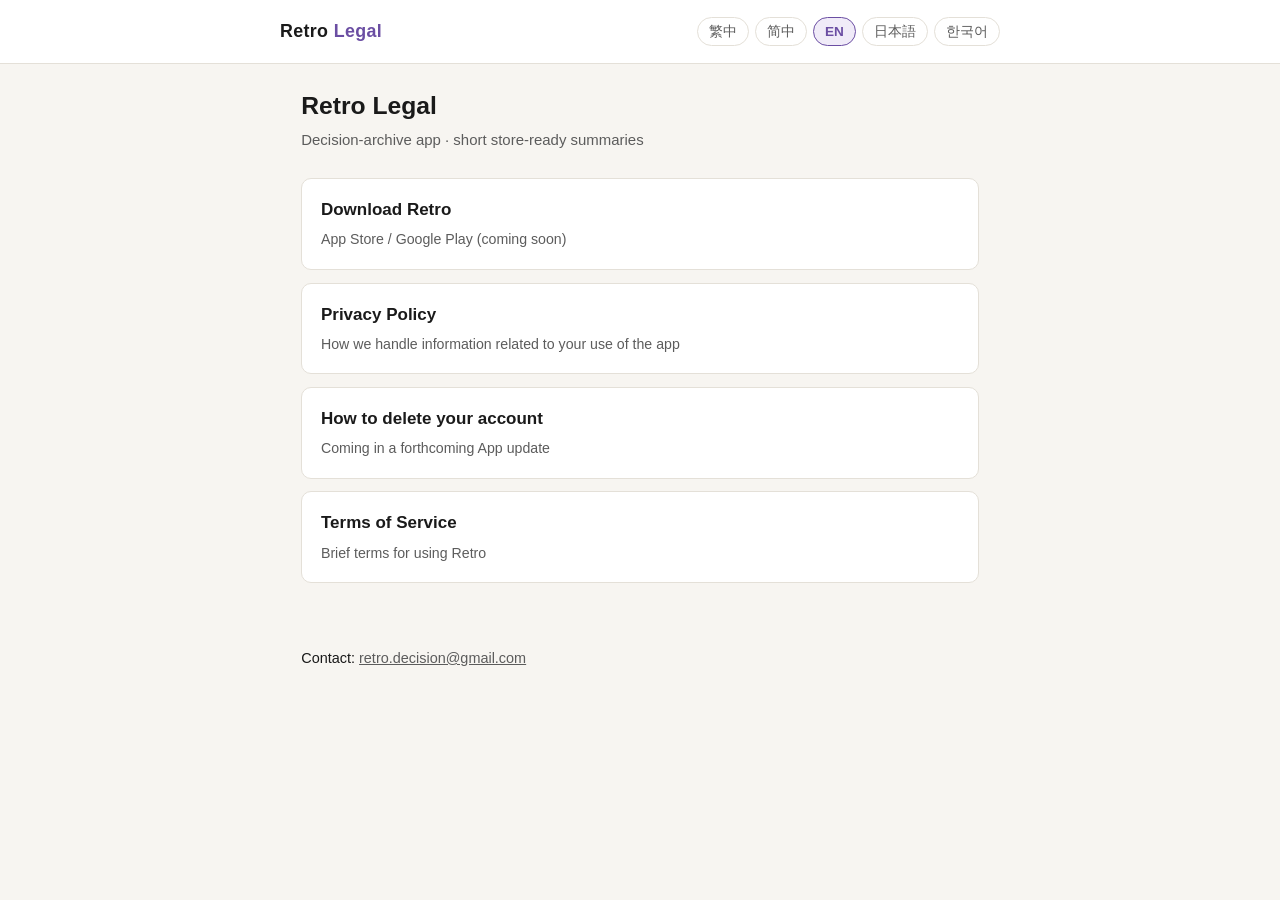
<file: index.html>
<!DOCTYPE html>
<html lang="zh-Hant">
<head>
  <meta charset="utf-8" />
  <meta name="viewport" content="width=device-width, initial-scale=1" />
  <title>Retro — Legal</title>
  <meta name="description" content="Retro privacy policy and terms of service." />
  <link rel="stylesheet" href="styles.css" />
</head>
<body>
  <header>
    <div class="header-inner">
      <a class="brand" href="index.html">Retro <span>Legal</span></a>
      <nav class="langs" aria-label="Language">
        <button type="button" data-set-lang="zh-TW">繁中</button>
        <button type="button" data-set-lang="zh-CN">简中</button>
        <button type="button" data-set-lang="en">EN</button>
        <button type="button" data-set-lang="ja">日本語</button>
        <button type="button" data-set-lang="ko">한국어</button>
      </nav>
    </div>
  </header>
  <main>
    <div data-lang="zh-TW">
      <h1>Retro 法律與政策</h1>
      <p class="meta">決定存檔應用 · 簡要說明（上架用）</p>
      <ul class="home-list">
        <li><a href="download.html">下載 Retro<small>App Store／Google Play（即將上架）</small></a></li>
        <li><a href="privacy.html">隱私政策<small>我們如何處理與應用使用相關的資訊</small></a></li>
        <li><a href="delete-account.html">如何刪除帳號<small>將於下次 App 更新後在 App 內提供</small></a></li>
        <li><a href="terms.html">服務條款<small>使用 Retro 的簡要約定</small></a></li>
      </ul>
    </div>
    <div data-lang="zh-CN">
      <h1>Retro 法律与政策</h1>
      <p class="meta">决定存档应用 · 简要说明（上架用）</p>
      <ul class="home-list">
        <li><a href="download.html">下载 Retro<small>App Store／Google Play（即将上架）</small></a></li>
        <li><a href="privacy.html">隐私政策<small>我们如何处理与应用使用相关的信息</small></a></li>
        <li><a href="delete-account.html">如何删除账号<small>将于下次 App 更新后在 App 内提供</small></a></li>
        <li><a href="terms.html">服务条款<small>使用 Retro 的简要约定</small></a></li>
      </ul>
    </div>
    <div data-lang="en">
      <h1>Retro Legal</h1>
      <p class="meta">Decision-archive app · short store-ready summaries</p>
      <ul class="home-list">
        <li><a href="download.html">Download Retro<small>App Store / Google Play (coming soon)</small></a></li>
        <li><a href="privacy.html">Privacy Policy<small>How we handle information related to your use of the app</small></a></li>
        <li><a href="delete-account.html">How to delete your account<small>Coming in a forthcoming App update</small></a></li>
        <li><a href="terms.html">Terms of Service<small>Brief terms for using Retro</small></a></li>
      </ul>
    </div>
    <div data-lang="ja">
      <h1>Retro 法的情報</h1>
      <p class="meta">決断記録アプリ · 要約（ストア掲載用）</p>
      <ul class="home-list">
        <li><a href="download.html">Retro をダウンロード<small>App Store／Google Play（近日公開）</small></a></li>
        <li><a href="privacy.html">プライバシーポリシー<small>アプリ利用に関する情報の取り扱い</small></a></li>
        <li><a href="delete-account.html">アカウントの削除方法<small>次回のアプリ更新後に提供</small></a></li>
        <li><a href="terms.html">利用規約<small>Retro ご利用にあたっての要約</small></a></li>
      </ul>
    </div>
    <div data-lang="ko">
      <h1>Retro 법적 안내</h1>
      <p class="meta">결정 기록 앱 · 요약（스토어용）</p>
      <ul class="home-list">
        <li><a href="download.html">Retro 다운로드<small>App Store／Google Play（곧 공개）</small></a></li>
        <li><a href="privacy.html">개인정보 처리방침<small>앱 이용과 관련된 정보 처리</small></a></li>
        <li><a href="delete-account.html">계정 삭제 방법<small>다음 앱 업데이트 이후 제공</small></a></li>
        <li><a href="terms.html">이용약관<small>Retro 이용에 관한 요약</small></a></li>
      </ul>
    </div>
  </main>
  <footer>
    <p>Contact: <a href="mailto:retro.decision@gmail.com">retro.decision@gmail.com</a></p>
  </footer>
  <script src="lang.js"></script>
</body>
</html>
</file>
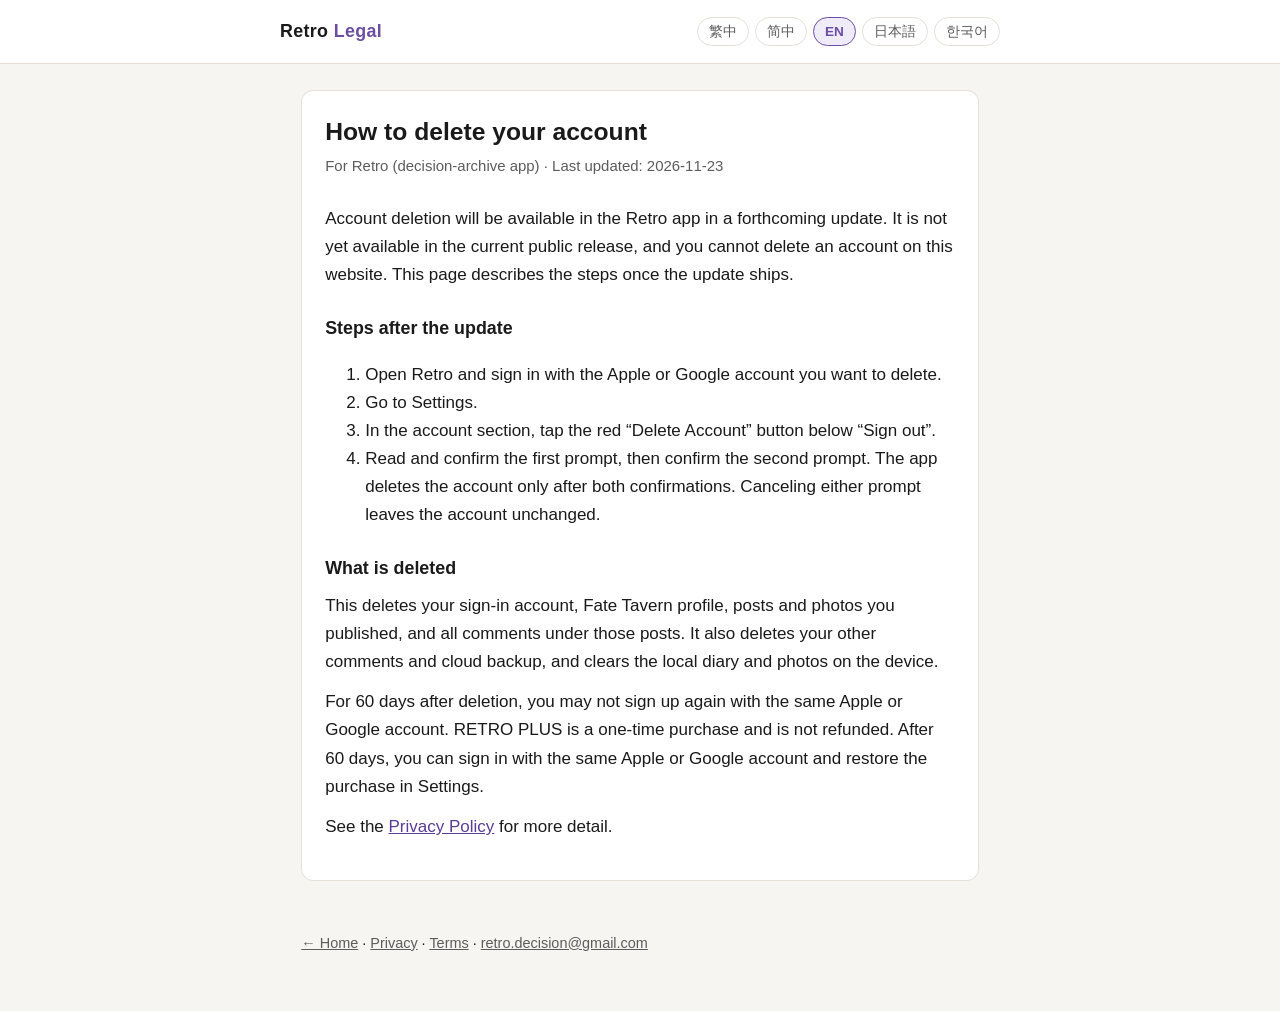
<file: delete-account.html>
<!DOCTYPE html>
<html lang="zh-Hant">
<head>
  <meta charset="utf-8" />
  <meta name="viewport" content="width=device-width, initial-scale=1" />
  <title>Delete Account — Retro</title>
  <meta name="description" content="How to delete your Retro account in the app" />
  <link rel="stylesheet" href="styles.css" />
</head>
<body>
  <header>
    <div class="header-inner">
      <a class="brand" href="index.html">Retro <span>Legal</span></a>
      <nav class="langs" aria-label="Language">
        <button type="button" data-set-lang="zh-TW">繁中</button>
        <button type="button" data-set-lang="zh-CN">简中</button>
        <button type="button" data-set-lang="en">EN</button>
        <button type="button" data-set-lang="ja">日本語</button>
        <button type="button" data-set-lang="ko">한국어</button>
      </nav>
    </div>
  </header>
  <main>
    <article class="card">
      <div data-lang="zh-TW">
        <h1>如何刪除帳號</h1>
        <p class="meta">適用於 Retro（決定存檔應用）· 最後更新：2026-11-23</p>
        <p>在下次 Retro App 更新後，將可在 App 內刪除帳號。此功能目前尚未於正式版提供，亦無法在此網站刪除帳號。本頁說明功能上線後的操作步驟。</p>
        <h2>功能上線後的步驟</h2>
        <ol>
          <li>開啟 Retro，並以你要刪除的 Apple 或 Google 帳號登入。</li>
          <li>進入「設定」。</li>
          <li>在帳號區塊中，於「登出」下方點選紅色的「刪除帳號」。</li>
          <li>閱讀並確認第一次提示，再確認第二次提示。兩次都確認後，App 才會刪除帳號。任一輪取消都不會刪除。</li>
        </ol>
        <h2>刪除後會發生什麼</h2>
        <p>系統會刪除你的登入帳號、命運酒館個人資料、你發過的帖文與相片，以及這些帖文下的全部留言；亦會刪除你的其他留言與雲端備份，並清除本機日記與相片。</p>
        <p>刪除後 60 日內，不得用同一個 Apple 或 Google 帳號重新申請。RETRO PLUS 一次過購買不會因此退款；60 日後用同一個 Apple 或 Google 帳號重新登入，可在設定還原購買。</p>
        <p>更多說明見 <a href="privacy.html">隱私政策</a>。</p>
      </div>

      <div data-lang="zh-CN">
        <h1>如何删除账号</h1>
        <p class="meta">适用于 Retro（决定存档应用）· 最后更新：2026-11-23</p>
        <p>在下次 Retro App 更新后，将可在 App 内删除账号。此功能目前尚未于正式版提供，也无法在此网站删除账号。本页说明功能上线后的操作步骤。</p>
        <h2>功能上线后的步骤</h2>
        <ol>
          <li>打开 Retro，并以你要删除的 Apple 或 Google 账号登录。</li>
          <li>进入「设置」。</li>
          <li>在账号区块中，于「登出」下方点选红色的「删除账号」。</li>
          <li>阅读并确认第一次提示，再确认第二次提示。两次都确认后，App 才会删除账号。任一轮取消都不会删除。</li>
        </ol>
        <h2>删除后会发生什么</h2>
        <p>系统会删除你的登录账号、命运酒馆个人资料、你发过的帖文与相片，以及这些帖文下的全部留言；亦会删除你的其他留言与云端备份，并清除本机日记与相片。</p>
        <p>删除后 60 日内，不得用同一个 Apple 或 Google 账号重新申请。RETRO PLUS 一次性购买不会因此退款；60 日后用同一个 Apple 或 Google 账号重新登录，可在设置还原购买。</p>
        <p>更多说明见 <a href="privacy.html">隐私政策</a>。</p>
      </div>

      <div data-lang="en">
        <h1>How to delete your account</h1>
        <p class="meta">For Retro (decision-archive app) · Last updated: 2026-11-23</p>
        <p>Account deletion will be available in the Retro app in a forthcoming update. It is not yet available in the current public release, and you cannot delete an account on this website. This page describes the steps once the update ships.</p>
        <h2>Steps after the update</h2>
        <ol>
          <li>Open Retro and sign in with the Apple or Google account you want to delete.</li>
          <li>Go to Settings.</li>
          <li>In the account section, tap the red “Delete Account” button below “Sign out”.</li>
          <li>Read and confirm the first prompt, then confirm the second prompt. The app deletes the account only after both confirmations. Canceling either prompt leaves the account unchanged.</li>
        </ol>
        <h2>What is deleted</h2>
        <p>This deletes your sign-in account, Fate Tavern profile, posts and photos you published, and all comments under those posts. It also deletes your other comments and cloud backup, and clears the local diary and photos on the device.</p>
        <p>For 60 days after deletion, you may not sign up again with the same Apple or Google account. RETRO PLUS is a one-time purchase and is not refunded. After 60 days, you can sign in with the same Apple or Google account and restore the purchase in Settings.</p>
        <p>See the <a href="privacy.html">Privacy Policy</a> for more detail.</p>
      </div>

      <div data-lang="ja">
        <h1>アカウントの削除方法</h1>
        <p class="meta">Retro（決断記録アプリ）向け · 最終更新：2026-11-23</p>
        <p>次回の Retro アプリ更新後、アプリ内でアカウントを削除できるようになります。この機能は現在の公開版ではまだ利用できず、このサイトからアカウントを削除することもできません。このページは提供開始後の手順を説明します。</p>
        <h2>提供開始後の手順</h2>
        <ol>
          <li>Retro を開き、削除したい Apple または Google アカウントでログインします。</li>
          <li>「設定」を開きます。</li>
          <li>アカウント欄の「ログアウト」の下にある、赤い「アカウントを削除」をタップします。</li>
          <li>1 回目の確認のあと、2 回目の確認も行います。両方を確認したあとでのみ削除されます。どちらかでキャンセルした場合は削除されません。</li>
        </ol>
        <h2>削除されるもの</h2>
        <p>ログインアカウント、運命の酒場のプロフィール、あなたが投稿した相談と写真、およびそれらの投稿へのすべてのコメントが削除されます。あなたが残した他のコメントとクラウドバックアップも削除され、端末内の日記と写真が消去されます。</p>
        <p>削除後 60 日以内は、同じ Apple または Google アカウントで再登録できません。RETRO PLUS の買い切り購入は返金されません。60 日後に同じ Apple または Google アカウントで再ログインすれば、設定から購入を復元できます。</p>
        <p>詳細は <a href="privacy.html">プライバシーポリシー</a> をご覧ください。</p>
      </div>

      <div data-lang="ko">
        <h1>계정 삭제 방법</h1>
        <p class="meta">Retro（결정 기록 앱）적용 · 최종 업데이트: 2026-11-23</p>
        <p>다음 Retro 앱 업데이트 이후, 앱 안에서 계정을 삭제할 수 있게 됩니다. 이 기능은 현재 공개 버전에서는 아직 제공되지 않으며, 이 웹사이트에서 계정을 삭제할 수도 없습니다. 이 페이지는 기능 제공 이후의 방법을 안내합니다.</p>
        <h2>기능 제공 이후의 단계</h2>
        <ol>
          <li>Retro를 열고, 삭제하려는 Apple 또는 Google 계정으로 로그인합니다.</li>
          <li>「설정」으로 이동합니다.</li>
          <li>계정 영역에서 「로그아웃」 아래의 빨간색 「계정 삭제」를 탭합니다.</li>
          <li>첫 번째 확인을 읽은 뒤 확인하고, 두 번째 확인도 진행합니다. 두 번 모두 확인해야 앱이 계정을 삭제합니다. 어느 쪽이든 취소하면 삭제되지 않습니다.</li>
        </ol>
        <h2>삭제되는 내용</h2>
        <p>로그인 계정, 운명의 주점 프로필, 당신이 올린 게시물과 사진, 그리고 그 게시물의 모든 댓글이 삭제됩니다. 다른 게시물에 남긴 댓글과 클라우드 백업도 삭제되며, 기기의 일기와 사진이 지워집니다.</p>
        <p>삭제 후 60일 이내에는 같은 Apple 또는 Google 계정으로 다시 신청할 수 없습니다. RETRO PLUS 일회성 구매는 환불되지 않습니다. 60일 후 같은 Apple 또는 Google 계정으로 다시 로그인하면 설정에서 구매를 복원할 수 있습니다.</p>
        <p>자세한 내용은 <a href="privacy.html">개인정보 처리방침</a>을 보세요.</p>
      </div>
    </article>
  </main>
  <footer>
    <p><a href="index.html">← Home</a> · <a href="privacy.html">Privacy</a> · <a href="terms.html">Terms</a> · <a href="mailto:retro.decision@gmail.com">retro.decision@gmail.com</a></p>
  </footer>
  <script src="lang.js"></script>
</body>
</html>
</file>
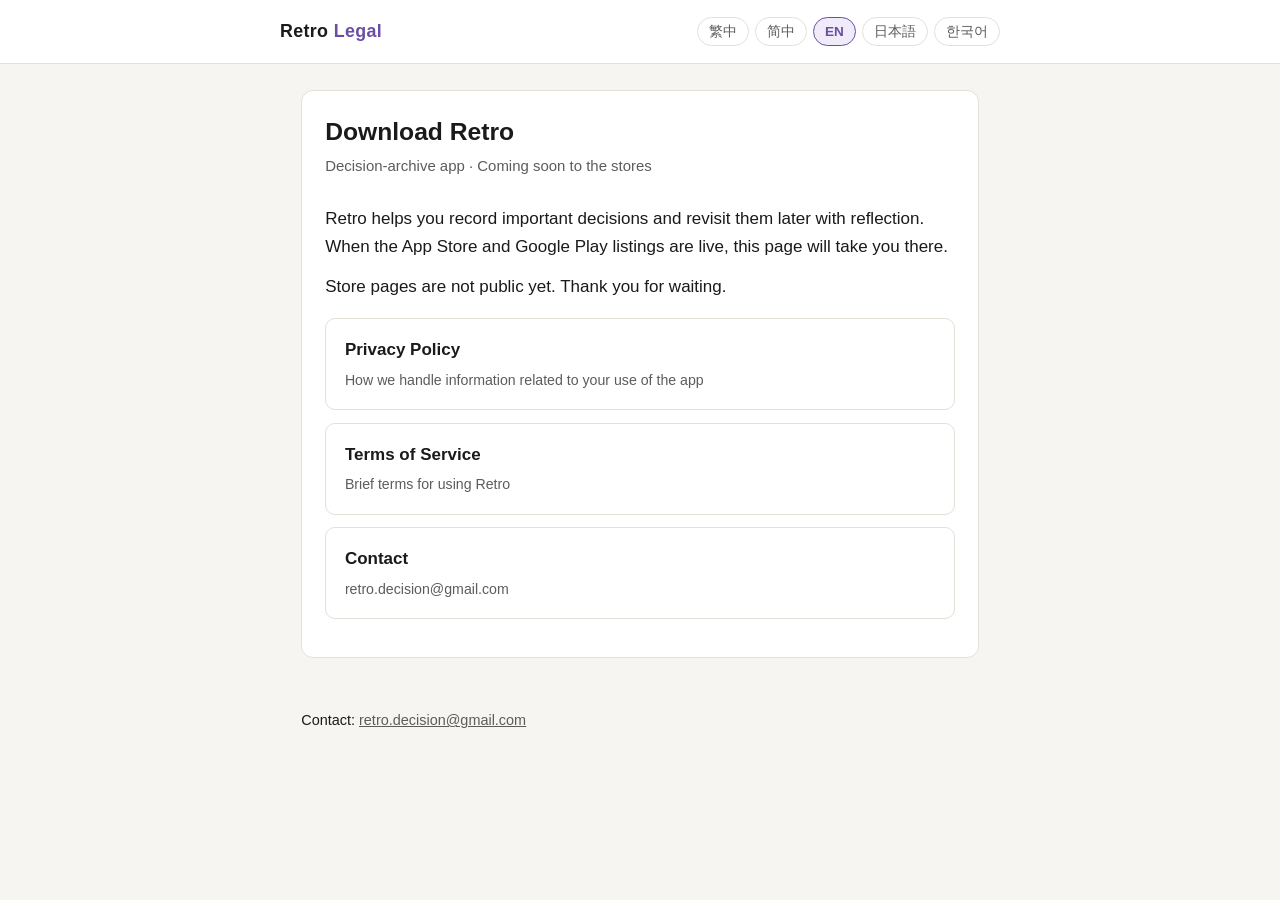
<file: download.html>
<!DOCTYPE html>
<html lang="zh-Hant">
<head>
  <meta charset="utf-8" />
  <meta name="viewport" content="width=device-width, initial-scale=1" />
  <title>Retro — Download</title>
  <meta name="description" content="Download Retro — a calm decision-archive app. App Store and Google Play links when available." />
  <link rel="stylesheet" href="styles.css" />
</head>
<body>
  <header>
    <div class="header-inner">
      <a class="brand" href="index.html">Retro <span>Legal</span></a>
      <nav class="langs" aria-label="Language">
        <button type="button" data-set-lang="zh-TW">繁中</button>
        <button type="button" data-set-lang="zh-CN">简中</button>
        <button type="button" data-set-lang="en">EN</button>
        <button type="button" data-set-lang="ja">日本語</button>
        <button type="button" data-set-lang="ko">한국어</button>
      </nav>
    </div>
  </header>
  <main>
    <article class="card">
      <div data-lang="zh-TW">
        <h1>下載 Retro</h1>
        <p class="meta">決定存檔應用 · 商店即將上架</p>
        <p>Retro 協助你記下重要決定，並在之後回看與反思。App Store 與 Google Play 上架後，從此頁即可前往對應商店。</p>
        <p>目前商店頁面尚未公開，感謝耐心等候。</p>
        <div class="store-actions" data-store-actions hidden></div>
        <ul class="home-list">
          <li><a href="privacy.html">隱私政策<small>我們如何處理與應用使用相關的資訊</small></a></li>
          <li><a href="terms.html">服務條款<small>使用 Retro 的簡要約定</small></a></li>
          <li><a href="mailto:retro.decision@gmail.com">聯絡我們<small>retro.decision@gmail.com</small></a></li>
        </ul>
      </div>

      <div data-lang="zh-CN">
        <h1>下载 Retro</h1>
        <p class="meta">决定存档应用 · 商店即将上架</p>
        <p>Retro 协助你记下重要决定，并在之后回看与反思。App Store 与 Google Play 上架后，可从此页前往对应商店。</p>
        <p>目前商店页面尚未公开，感谢耐心等候。</p>
        <div class="store-actions" data-store-actions hidden></div>
        <ul class="home-list">
          <li><a href="privacy.html">隐私政策<small>我们如何处理与应用使用相关的信息</small></a></li>
          <li><a href="terms.html">服务条款<small>使用 Retro 的简要约定</small></a></li>
          <li><a href="mailto:retro.decision@gmail.com">联系我们<small>retro.decision@gmail.com</small></a></li>
        </ul>
      </div>

      <div data-lang="en">
        <h1>Download Retro</h1>
        <p class="meta">Decision-archive app · Coming soon to the stores</p>
        <p>Retro helps you record important decisions and revisit them later with reflection. When the App Store and Google Play listings are live, this page will take you there.</p>
        <p>Store pages are not public yet. Thank you for waiting.</p>
        <div class="store-actions" data-store-actions hidden></div>
        <ul class="home-list">
          <li><a href="privacy.html">Privacy Policy<small>How we handle information related to your use of the app</small></a></li>
          <li><a href="terms.html">Terms of Service<small>Brief terms for using Retro</small></a></li>
          <li><a href="mailto:retro.decision@gmail.com">Contact<small>retro.decision@gmail.com</small></a></li>
        </ul>
      </div>

      <div data-lang="ja">
        <h1>Retro をダウンロード</h1>
        <p class="meta">決断記録アプリ · ストア近日公開</p>
        <p>Retro は大切な決断を残し、あとから振り返るためのアプリです。App Store / Google Play 公開後は、このページから各ストアへ進めます。</p>
        <p>現時点ではストアページは未公開です。しばらくお待ちください。</p>
        <div class="store-actions" data-store-actions hidden></div>
        <ul class="home-list">
          <li><a href="privacy.html">プライバシーポリシー<small>アプリ利用に関する情報の取り扱い</small></a></li>
          <li><a href="terms.html">利用規約<small>Retro ご利用にあたっての要約</small></a></li>
          <li><a href="mailto:retro.decision@gmail.com">お問い合わせ<small>retro.decision@gmail.com</small></a></li>
        </ul>
      </div>

      <div data-lang="ko">
        <h1>Retro 다운로드</h1>
        <p class="meta">결정 기록 앱 · 스토어 곧 공개</p>
        <p>Retro는 중요한 결정을 남기고 나중에 되돌아볼 수 있도록 돕는 앱입니다. App Store와 Google Play가 공개되면 이 페이지에서 해당 스토어로 이동합니다.</p>
        <p>현재 스토어 페이지는 아직 공개되지 않았습니다. 잠시만 기다려 주세요.</p>
        <div class="store-actions" data-store-actions hidden></div>
        <ul class="home-list">
          <li><a href="privacy.html">개인정보 처리방침<small>앱 이용과 관련된 정보 처리</small></a></li>
          <li><a href="terms.html">이용약관<small>Retro 이용에 관한 요약</small></a></li>
          <li><a href="mailto:retro.decision@gmail.com">문의<small>retro.decision@gmail.com</small></a></li>
        </ul>
      </div>
    </article>
  </main>
  <footer>
    <p>Contact: <a href="mailto:retro.decision@gmail.com">retro.decision@gmail.com</a></p>
  </footer>
  <script>
    // Easy to edit after App Store / Play go live — leave empty until then.
    const STORE = {
      ios: '',      // e.g. https://apps.apple.com/app/idXXXXXXXX
      android: '',  // e.g. https://play.google.com/store/apps/details?id=com.retrolab.retro
      support: 'mailto:retro.decision@gmail.com'
    };

    (function redirectOrShow() {
      var ua = navigator.userAgent || '';
      var isIOS = /iPad|iPhone|iPod/.test(ua) || (navigator.platform === 'MacIntel' && navigator.maxTouchPoints > 1);
      var isAndroid = /Android/i.test(ua);
      if (isIOS && STORE.ios) {
        location.replace(STORE.ios);
        return;
      }
      if (isAndroid && STORE.android) {
        location.replace(STORE.android);
        return;
      }
      // Desktop / no store URL yet: show page; if URLs filled, surface store buttons.
      if (STORE.ios || STORE.android) {
        document.querySelectorAll('[data-store-actions]').forEach(function (el) {
          el.hidden = false;
          el.innerHTML = '';
          if (STORE.ios) {
            var a = document.createElement('a');
            a.className = 'store-btn';
            a.href = STORE.ios;
            a.textContent = 'App Store';
            el.appendChild(a);
          }
          if (STORE.android) {
            var b = document.createElement('a');
            b.className = 'store-btn';
            b.href = STORE.android;
            b.textContent = 'Google Play';
            el.appendChild(b);
          }
        });
      }
    })();
  </script>
  <script src="lang.js"></script>
</body>
</html>
</file>
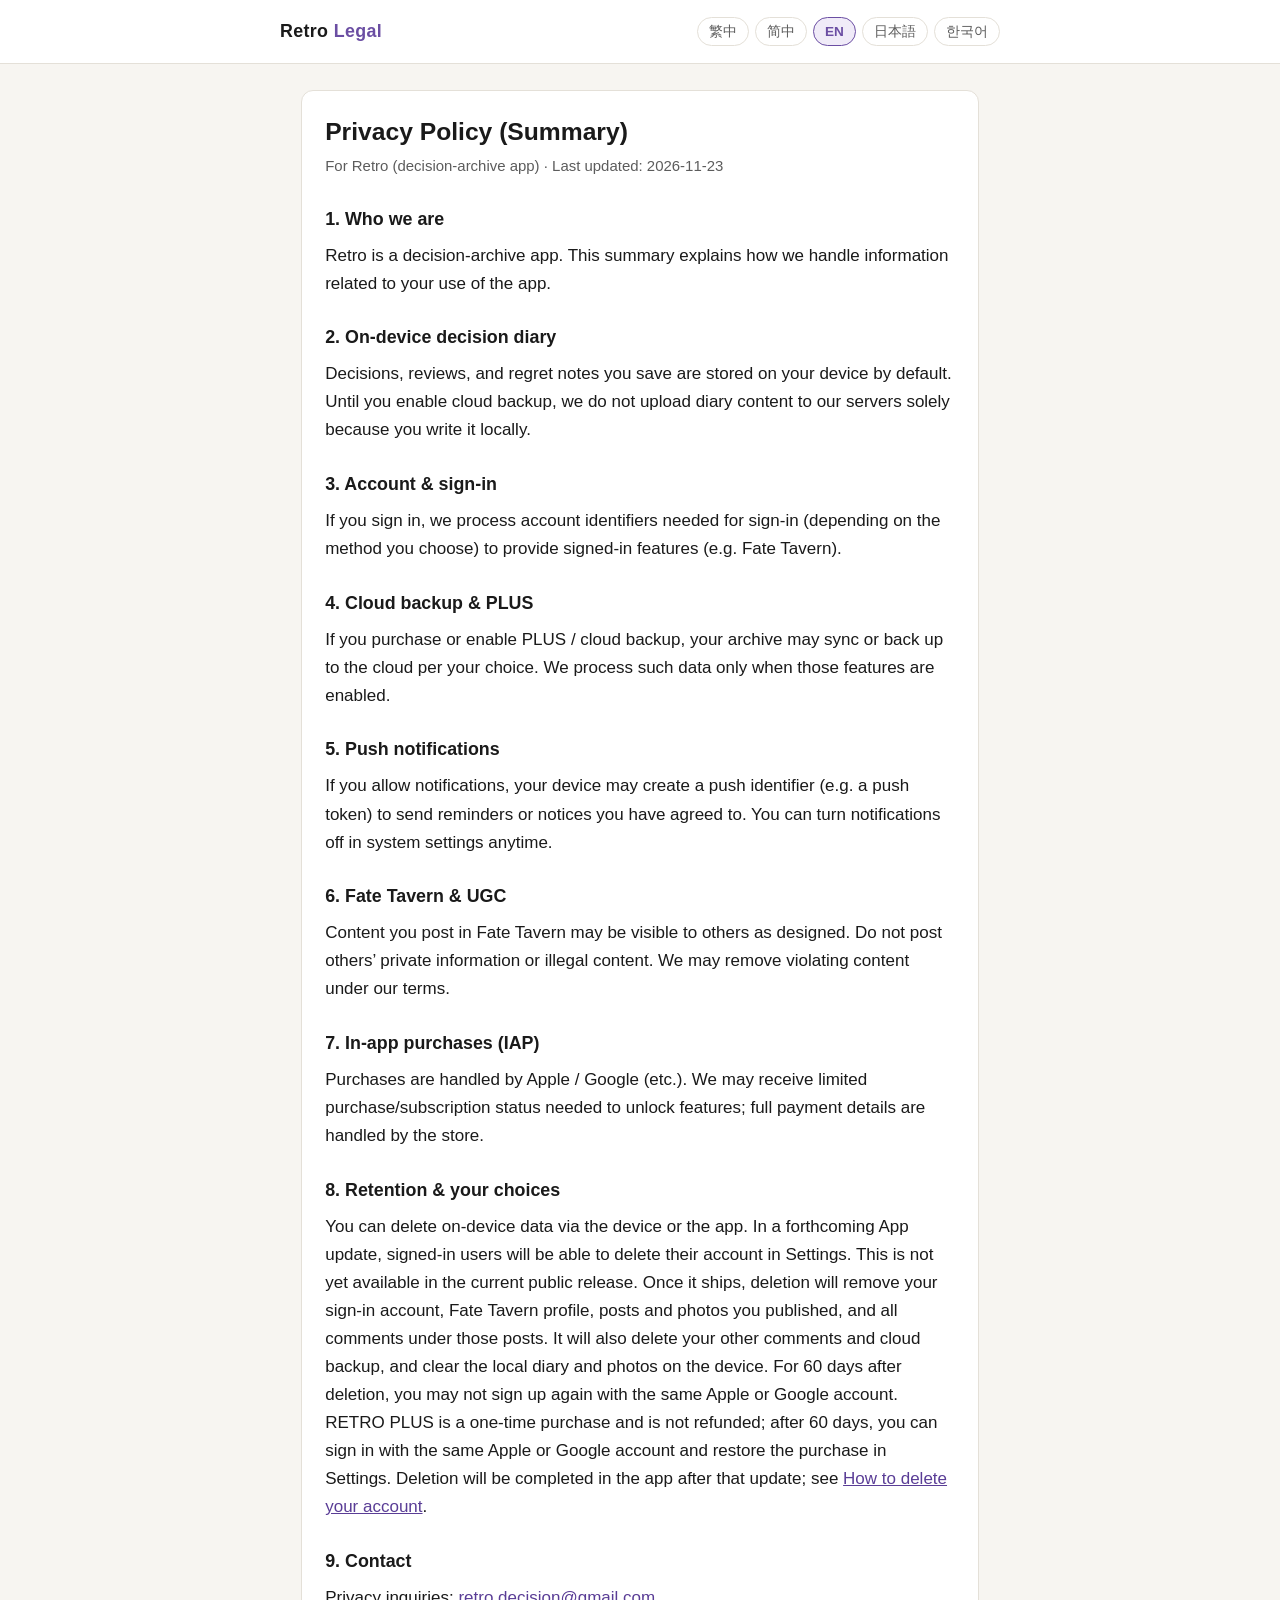
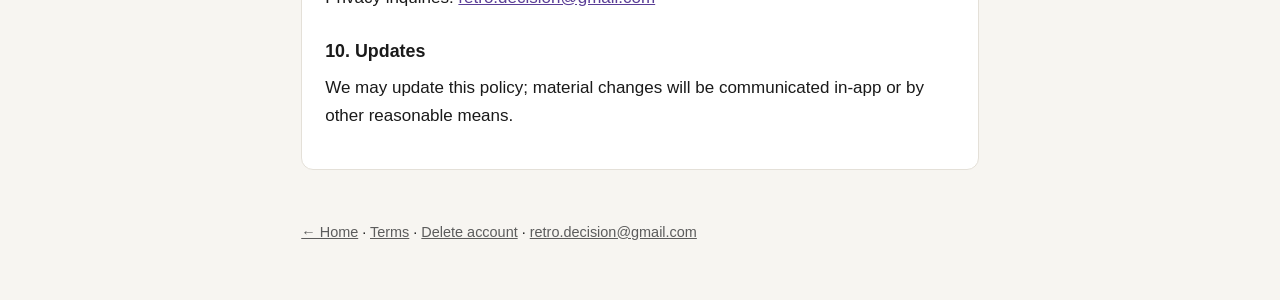
<file: privacy.html>
<!DOCTYPE html>
<html lang="zh-Hant">
<head>
  <meta charset="utf-8" />
  <meta name="viewport" content="width=device-width, initial-scale=1" />
  <title>Privacy Policy — Retro</title>
  <meta name="description" content="Retro Privacy Policy (Summary)" />
  <link rel="stylesheet" href="styles.css" />
</head>
<body>
  <header>
    <div class="header-inner">
      <a class="brand" href="index.html">Retro <span>Legal</span></a>
      <nav class="langs" aria-label="Language">
        <button type="button" data-set-lang="zh-TW">繁中</button>
        <button type="button" data-set-lang="zh-CN">简中</button>
        <button type="button" data-set-lang="en">EN</button>
        <button type="button" data-set-lang="ja">日本語</button>
        <button type="button" data-set-lang="ko">한국어</button>
      </nav>
    </div>
  </header>
  <main>
    <article class="card">
      <div data-lang="zh-TW">
        <h1>隱私政策（簡要）</h1>
        <p class="meta">適用於 Retro（決定存檔應用）· 最後更新：2026-11-23</p>
        <h2>1. 我們是誰</h2>
        <p>Retro 是一款決定存檔應用。本簡要說明我們如何處理與你應用使用相關的資訊。</p>
        <h2>2. 本機決定日記</h2>
        <p>你記下的決定、回看與遺憾等內容，預設保存在你的裝置本機。未啟用雲端備份前，我們不會僅因你本機書寫而將日記內容上傳至我們的伺服器。</p>
        <h2>3. 帳號與登入</h2>
        <p>若你選擇登入，我們會處理登入所需的帳號識別資訊（依你選用的登入方式而定），以便提供需登入的功能（例如命運酒館）。</p>
        <h2>4. 雲端備份與 PLUS</h2>
        <p>若你購買或啟用 PLUS／雲端備份相關服務，你的存檔可能依你的選擇同步或備份至雲端，以便跨裝置取用與復原。我們僅在你啟用相關功能時處理此類資料。</p>
        <h2>5. 推播通知</h2>
        <p>若你允許通知，裝置可能產生推播用識別碼（例如推播 token），用於向你發送你已同意的提醒或通知。你可隨時在系統設定中關閉通知。</p>
        <h2>6. 命運酒館與使用者內容（UGC）</h2>
        <p>若你在命運酒館發佈提問或相關內容，該內容會依產品設計供其他使用者瀏覽或互動。請勿張貼他人私密資訊或違法內容。我們可能依條款對違規內容採取下架等措施。</p>
        <h2>7. 應用內購買（IAP）</h2>
        <p>購買由 Apple／Google 等平台處理。我們可能收到與訂閱或購買狀態相關的必要資訊（例如是否有效），以便解鎖對應功能；完整付款資料由平台處理。</p>
        <h2>8. 資料保留與你的選擇</h2>
        <p>本機資料可由你在裝置上刪除或清除應用資料。在下次 App 更新後，若已登入，即可在設定頁刪除帳號；此功能目前尚未於正式版提供。功能上線後，刪除將會移除你的登入帳號、命運酒館個人資料、你發過的帖文與相片，以及這些帖文下的全部留言；亦會刪除你的其他留言與雲端備份，並清除本機日記與相片。刪除後 60 日內，不得用同一個 Apple 或 Google 帳號重新申請。RETRO PLUS 一次過購買不會因此退款；60 日後用同一個 Apple 或 Google 帳號重新登入，可在設定還原購買。關閉通知、登出或停用備份後，對應處理範圍會隨之調整。實際刪除將於 App 更新上線後在 App 內完成，說明見 <a href="delete-account.html">如何刪除帳號</a>。</p>
        <h2>9. 聯絡我們</h2>
        <p>隱私相關詢問：<a href="mailto:retro.decision@gmail.com">retro.decision@gmail.com</a></p>
        <h2>10. 更新</h2>
        <p>我們可能更新本政策；重大變更時，會以應用內或合理方式告知。繼續使用即表示你知悉更新後的說明（以適用法律為準）。</p>
      </div>

      <div data-lang="zh-CN">
        <h1>隐私政策（简要）</h1>
        <p class="meta">适用于 Retro（决定存档应用）· 最后更新：2026-11-23</p>
        <h2>1. 我们是谁</h2>
        <p>Retro 是一款决定存档应用。本简要说明我们如何处理与你应用使用相关的信息。</p>
        <h2>2. 本机决定日记</h2>
        <p>你记下的决定、回看与遗憾等内容，默认保存在你的设备本机。未启用云端备份前，我们不会仅因你本机书写而将日记内容上传至我们的服务器。</p>
        <h2>3. 账号与登录</h2>
        <p>若你选择登录，我们会处理登录所需的账号识别信息，以便提供需登录的功能（例如命运酒馆）。</p>
        <h2>4. 云端备份与 PLUS</h2>
        <p>若你购买或启用 PLUS／云端备份相关服务，你的存档可能按你的选择同步或备份至云端。我们仅在你启用相关功能时处理此类数据。</p>
        <h2>5. 推送通知</h2>
        <p>若你允许通知，设备可能生成推送用标识（例如推送 token），用于发送你已同意的提醒或通知。你可随时在系统设置中关闭。</p>
        <h2>6. 命运酒馆与用户内容（UGC）</h2>
        <p>若你在命运酒馆发布提问或相关内容，该内容会按产品设计供其他用户浏览或互动。请勿张贴他人隐私或违法内容；我们可能对违规内容采取下架等措施。</p>
        <h2>7. 应用内购买（IAP）</h2>
        <p>购买由 Apple／Google 等平台处理。我们可能收到与订阅或购买状态相关的必要信息，以便解锁功能；完整付款数据由平台处理。</p>
        <h2>8. 数据保留与你的选择</h2>
        <p>本机数据可由你在设备上删除或清除应用数据。在下次 App 更新后，若已登录，即可在设置页删除账号；此功能目前尚未于正式版提供。功能上线后，删除将会移除你的登录账号、命运酒馆个人资料、你发过的帖文与相片，以及这些帖文下的全部留言；亦会删除你的其他留言与云端备份，并清除本机日记与相片。删除后 60 日内，不得用同一个 Apple 或 Google 账号重新申请。RETRO PLUS 一次性购买不会因此退款；60 日后用同一个 Apple 或 Google 账号重新登录，可在设置还原购买。实际删除将于 App 更新上线后在 App 内完成，说明见 <a href="delete-account.html">如何删除账号</a>。</p>
        <h2>9. 联系我们</h2>
        <p>隐私相关询问：<a href="mailto:retro.decision@gmail.com">retro.decision@gmail.com</a></p>
        <h2>10. 更新</h2>
        <p>我们可能更新本政策；重大变更时会以应用内或合理方式告知。</p>
      </div>

      <div data-lang="en">
        <h1>Privacy Policy (Summary)</h1>
        <p class="meta">For Retro (decision-archive app) · Last updated: 2026-11-23</p>
        <h2>1. Who we are</h2>
        <p>Retro is a decision-archive app. This summary explains how we handle information related to your use of the app.</p>
        <h2>2. On-device decision diary</h2>
        <p>Decisions, reviews, and regret notes you save are stored on your device by default. Until you enable cloud backup, we do not upload diary content to our servers solely because you write it locally.</p>
        <h2>3. Account &amp; sign-in</h2>
        <p>If you sign in, we process account identifiers needed for sign-in (depending on the method you choose) to provide signed-in features (e.g. Fate Tavern).</p>
        <h2>4. Cloud backup &amp; PLUS</h2>
        <p>If you purchase or enable PLUS / cloud backup, your archive may sync or back up to the cloud per your choice. We process such data only when those features are enabled.</p>
        <h2>5. Push notifications</h2>
        <p>If you allow notifications, your device may create a push identifier (e.g. a push token) to send reminders or notices you have agreed to. You can turn notifications off in system settings anytime.</p>
        <h2>6. Fate Tavern &amp; UGC</h2>
        <p>Content you post in Fate Tavern may be visible to others as designed. Do not post others’ private information or illegal content. We may remove violating content under our terms.</p>
        <h2>7. In-app purchases (IAP)</h2>
        <p>Purchases are handled by Apple / Google (etc.). We may receive limited purchase/subscription status needed to unlock features; full payment details are handled by the store.</p>
        <h2>8. Retention &amp; your choices</h2>
        <p>You can delete on-device data via the device or the app. In a forthcoming App update, signed-in users will be able to delete their account in Settings. This is not yet available in the current public release. Once it ships, deletion will remove your sign-in account, Fate Tavern profile, posts and photos you published, and all comments under those posts. It will also delete your other comments and cloud backup, and clear the local diary and photos on the device. For 60 days after deletion, you may not sign up again with the same Apple or Google account. RETRO PLUS is a one-time purchase and is not refunded; after 60 days, you can sign in with the same Apple or Google account and restore the purchase in Settings. Deletion will be completed in the app after that update; see <a href="delete-account.html">How to delete your account</a>.</p>
        <h2>9. Contact</h2>
        <p>Privacy inquiries: <a href="mailto:retro.decision@gmail.com">retro.decision@gmail.com</a></p>
        <h2>10. Updates</h2>
        <p>We may update this policy; material changes will be communicated in-app or by other reasonable means.</p>
      </div>

      <div data-lang="ja">
        <h1>プライバシーポリシー（要約）</h1>
        <p class="meta">Retro（決断記録アプリ）向け · 最終更新：2026-11-23</p>
        <h2>1. 私たちについて</h2>
        <p>Retro は決断を記録するアプリです。本要約では、アプリ利用に関する情報の取り扱いを説明します。</p>
        <h2>2. 端末内の決断日記</h2>
        <p>記録した決断・見返し・残念さなどは、原則として端末内に保存されます。クラウドバックアップを有効にするまでは、端末での記入のみを理由に日記内容を当社サーバーへアップロードしません。</p>
        <h2>3. アカウントとログイン</h2>
        <p>ログインする場合、ログインに必要な識別情報を処理し、運命の酒場など要ログイン機能を提供します。</p>
        <h2>4. クラウドバックアップと PLUS</h2>
        <p>PLUS／クラウドバックアップを購入または有効にすると、選択に応じて記録が同期・バックアップされる場合があります。該当機能の有効時にのみ処理します。</p>
        <h2>5. プッシュ通知</h2>
        <p>通知を許可すると、端末にプッシュ用識別子（トークン等）が生成され、同意したリマインダー等の送信に使われることがあります。システム設定でいつでもオフにできます。</p>
        <h2>6. 運命の酒場と UGC</h2>
        <p>酒場に投稿した内容は、仕様に従い他のユーザーに表示されることがあります。他人の私的情報や違法な内容は投稿しないでください。違反内容は規約に基づき削除等することがあります。</p>
        <h2>7. アプリ内課金（IAP）</h2>
        <p>購入は Apple／Google 等が処理します。機能解除に必要な購入／購読状態を受け取ることがあります。決済詳細はストアが扱います。</p>
        <h2>8. 保持と選択</h2>
        <p>端末内データは端末／アプリ操作で削除できます。次回のアプリ更新後、ログイン中であれば設定からアカウントを削除できるようになります。この機能は、現在の公開版ではまだ利用できません。提供開始後は、ログインアカウント、運命の酒場のプロフィール、あなたが投稿した相談と写真、およびそれらの投稿へのすべてのコメントが削除されます。あなたが残した他のコメントとクラウドバックアップも削除され、端末内の日記と写真が消去されます。削除後 60 日以内は、同じ Apple または Google アカウントで再登録できません。RETRO PLUS の買い切り購入は返金されません。60 日後に同じ Apple または Google アカウントで再ログインすれば、設定から購入を復元できます。実際の削除は、その更新後にアプリ内で行います。手順は <a href="delete-account.html">アカウントの削除方法</a> をご覧ください。</p>
        <h2>9. お問い合わせ</h2>
        <p>プライバシーに関するお問い合わせ：<a href="mailto:retro.decision@gmail.com">retro.decision@gmail.com</a></p>
        <h2>10. 更新</h2>
        <p>本ポリシーを更新することがあります。重要な変更はアプリ内等でお知らせします。</p>
      </div>

      <div data-lang="ko">
        <h1>개인정보 처리방침（요약）</h1>
        <p class="meta">Retro（결정 기록 앱）적용 · 최종 업데이트: 2026-11-23</p>
        <h2>1. 소개</h2>
        <p>Retro는 결정을 기록하는 앱입니다. 이 요약은 앱 이용과 관련된 정보 처리 방식을 설명합니다.</p>
        <h2>2. 기기 내 결정 일기</h2>
        <p>남긴 결정·다시 보기·아쉬움 등은 기본적으로 기기에 저장됩니다. 클라우드 백업을 켜기 전에는 기기에 작성했다는 이유만으로 일기 내용을 서버에 업로드하지 않습니다.</p>
        <h2>3. 계정과 로그인</h2>
        <p>로그인하면 로그인에 필요한 식별 정보를 처리해 운명의 주점 등 로그인 기능을 제공합니다.</p>
        <h2>4. 클라우드 백업과 PLUS</h2>
        <p>PLUS／클라우드 백업을 구매하거나 켜면, 선택에 따라 기록이 동기화·백업될 수 있습니다. 해당 기능을 켠 경우에만 처리합니다.</p>
        <h2>5. 푸시 알림</h2>
        <p>알림을 허용하면 기기에 푸시용 식별자(토큰 등)가 생겨, 동의한 알림 전송에 쓰일 수 있습니다. 시스템 설정에서 언제든 끌 수 있습니다.</p>
        <h2>6. 운명의 주점과 UGC</h2>
        <p>주점에 올린 내용은 설계에 따라 다른 사용자에게 보일 수 있습니다. 타인의 사적 정보나 불법 내용은 올리지 마세요. 약관에 따라 위반 내용을 삭제할 수 있습니다.</p>
        <h2>7. 인앱 결제(IAP)</h2>
        <p>결제는 Apple／Google 등이 처리합니다. 기능 해제를 위해 필요한 구매／구독 상태를 받을 수 있으며, 결제 상세는 스토어가 처리합니다.</p>
        <h2>8. 보관과 선택</h2>
        <p>기기 데이터는 기기／앱에서 삭제할 수 있습니다. 다음 앱 업데이트 이후, 로그인한 상태라면 설정에서 계정을 삭제할 수 있게 됩니다. 이 기능은 현재 공개 버전에서는 아직 제공되지 않습니다. 기능이 제공되면 로그인 계정, 운명의 주점 프로필, 당신이 올린 게시물과 사진, 그리고 그 게시물의 모든 댓글이 삭제됩니다. 다른 게시물에 남긴 댓글과 클라우드 백업도 삭제되며, 기기의 일기와 사진이 지워집니다. 삭제 후 60일 이내에는 같은 Apple 또는 Google 계정으로 다시 신청할 수 없습니다. RETRO PLUS 일회성 구매는 환불되지 않습니다. 60일 후 같은 Apple 또는 Google 계정으로 다시 로그인하면 설정에서 구매를 복원할 수 있습니다. 실제 삭제는 해당 업데이트 이후 앱 안에서 이루어집니다. 방법은 <a href="delete-account.html">계정 삭제 방법</a>을 보세요.</p>
        <h2>9. 문의</h2>
        <p>개인정보 관련 문의: <a href="mailto:retro.decision@gmail.com">retro.decision@gmail.com</a></p>
        <h2>10. 업데이트</h2>
        <p>방침을 업데이트할 수 있으며, 중요 변경은 앱 내 등으로 안내합니다.</p>
      </div>
    </article>
  </main>
  <footer>
    <p><a href="index.html">← Home</a> · <a href="terms.html">Terms</a> · <a href="delete-account.html">Delete account</a> · <a href="mailto:retro.decision@gmail.com">retro.decision@gmail.com</a></p>
  </footer>
  <script src="lang.js"></script>
</body>
</html>
</file>
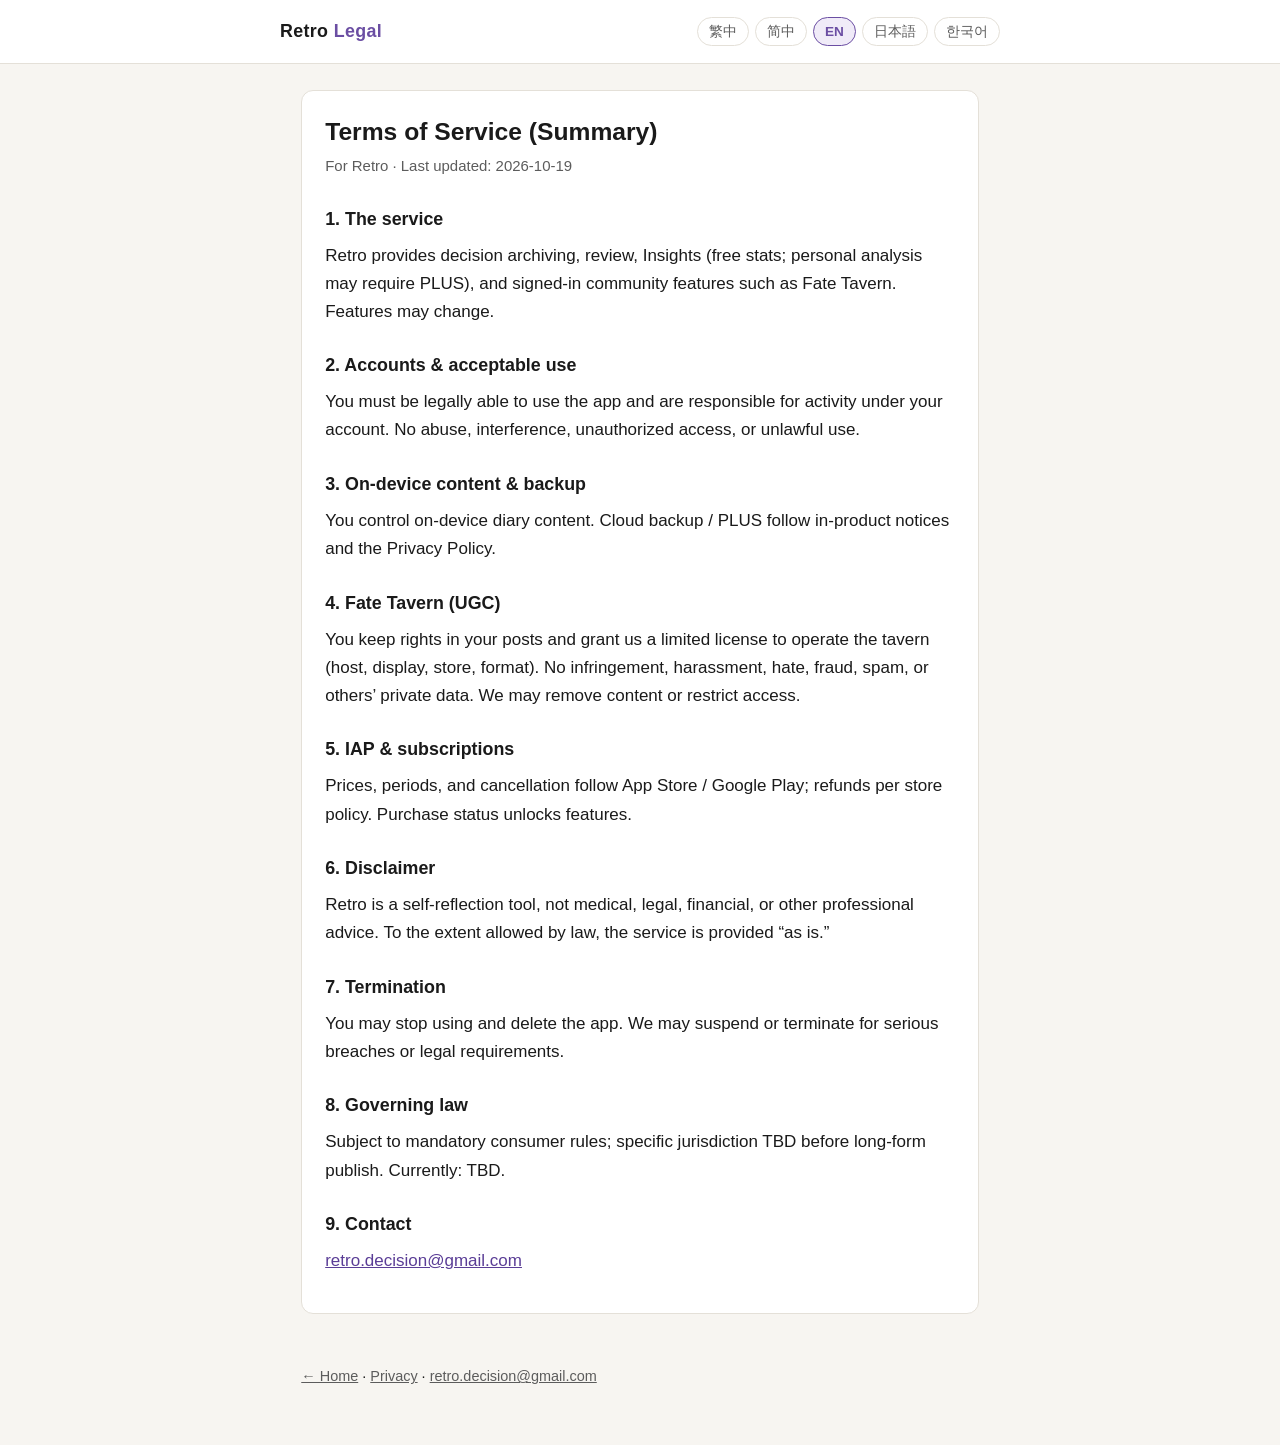
<file: terms.html>
<!DOCTYPE html>
<html lang="zh-Hant">
<head>
  <meta charset="utf-8" />
  <meta name="viewport" content="width=device-width, initial-scale=1" />
  <title>Terms of Service — Retro</title>
  <meta name="description" content="Retro Terms of Service (Summary)" />
  <link rel="stylesheet" href="styles.css" />
</head>
<body>
  <header>
    <div class="header-inner">
      <a class="brand" href="index.html">Retro <span>Legal</span></a>
      <nav class="langs" aria-label="Language">
        <button type="button" data-set-lang="zh-TW">繁中</button>
        <button type="button" data-set-lang="zh-CN">简中</button>
        <button type="button" data-set-lang="en">EN</button>
        <button type="button" data-set-lang="ja">日本語</button>
        <button type="button" data-set-lang="ko">한국어</button>
      </nav>
    </div>
  </header>
  <main>
    <article class="card">
      <div data-lang="zh-TW">
        <h1>服務條款（簡要）</h1>
        <p class="meta">適用於 Retro · 最後更新：2026-10-19</p>
        <h2>1. 服務說明</h2>
        <p>Retro 提供決定存檔、回看、洞察（含免費統計與需 PLUS 的個人分析等，以應用內說明為準）、以及需登入的社群功能「命運酒館」等。功能可能隨版本調整。</p>
        <h2>2. 帳號與合格使用</h2>
        <p>你須具備使用本應用之法定能力，並對登入帳號下的行為負責。禁止濫用、干擾服務、未授權存取，或利用本服務從事違法活動。</p>
        <h2>3. 本機內容與備份</h2>
        <p>本機日記內容由你控管。啟用雲端備份／PLUS 相關功能時，適用當時產品說明與隱私政策中的資料處理說明。</p>
        <h2>4. 命運酒館（UGC）</h2>
        <p>你保留對自己發佈內容的權利，並授予我們為營運酒館所需的有限使用權（展示、儲存、適度調整格式等）。禁止侵權、騷擾、仇恨、詐欺、垃圾訊息及揭露他人私密資訊。我們可移除違規內容、限制功能或終止存取。</p>
        <h2>5. 應用內購買與訂閱</h2>
        <p>PLUS 等購買／訂閱價格、週期與取消方式以 App Store／Google Play 顯示為準；退款依各平台政策。購買狀態用於解鎖對應功能。</p>
        <h2>6. 免責與責任限制</h2>
        <p>Retro 為自我反思與記錄工具，不構成醫療、法律、財務或其他專業建議。在法律允許範圍內，服務按「現況」提供；我們不對因使用或無法使用本服務所致之間接損害負責（強制法另有規定除外）。</p>
        <h2>7. 終止</h2>
        <p>你可停止使用並刪除應用。我們可於你嚴重違反條款或法律要求時暫停或終止服務存取。</p>
        <h2>8. 準據法</h2>
        <p>除強制適用之消費者保護規定外，準據法與管轄由營運主體所在地相關法律決定（正式長文上架前由營運／法務填入具體法域）。目前：待補（TBD）。</p>
        <h2>9. 聯絡</h2>
        <p><a href="mailto:retro.decision@gmail.com">retro.decision@gmail.com</a></p>
      </div>

      <div data-lang="zh-CN">
        <h1>服务条款（简要）</h1>
        <p class="meta">适用于 Retro · 最后更新：2026-10-19</p>
        <h2>1. 服务说明</h2>
        <p>Retro 提供决定存档、回看、洞察（含免费统计与需 PLUS 的个人分析等，以应用内说明为准）、以及需登录的社群功能「命运酒馆」等。功能可能随版本调整。</p>
        <h2>2. 账号与合格使用</h2>
        <p>你须具备使用本应用的法定能力，并对登录账号下的行为负责。禁止滥用、干扰服务、未授权访问，或利用本服务从事违法活动。</p>
        <h2>3. 本机内容与备份</h2>
        <p>本机日记内容由你管控。启用云端备份／PLUS 相关功能时，适用当时产品说明与隐私政策中的数据处理说明。</p>
        <h2>4. 命运酒馆（UGC）</h2>
        <p>你保留对自己发布内容的权利，并授予我们为运营酒馆所需的有限使用权（展示、存储、适度调整格式等）。禁止侵权、骚扰、仇恨、欺诈、垃圾信息及披露他人私密信息。我们可移除违规内容、限制功能或终止访问。</p>
        <h2>5. 应用内购买与订阅</h2>
        <p>PLUS 等购买／订阅价格、周期与取消方式以 App Store／Google Play 显示为准；退款依各平台政策。购买状态用于解锁对应功能。</p>
        <h2>6. 免责与责任限制</h2>
        <p>Retro 为自我反思与记录工具，不构成医疗、法律、财务或其他专业建议。在法律允许范围内，服务按「现状」提供；我们不对因使用或无法使用本服务所致的间接损害负责（强制法另有规定除外）。</p>
        <h2>7. 终止</h2>
        <p>你可停止使用并删除应用。我们可于你严重违反条款或法律要求时暂停或终止服务访问。</p>
        <h2>8. 准据法</h2>
        <p>除强制适用的消费者保护规定外，准据法与管辖由运营主体所在地相关法律决定。目前：待补（TBD）。</p>
        <h2>9. 联络</h2>
        <p><a href="mailto:retro.decision@gmail.com">retro.decision@gmail.com</a></p>
      </div>

      <div data-lang="en">
        <h1>Terms of Service (Summary)</h1>
        <p class="meta">For Retro · Last updated: 2026-10-19</p>
        <h2>1. The service</h2>
        <p>Retro provides decision archiving, review, Insights (free stats; personal analysis may require PLUS), and signed-in community features such as Fate Tavern. Features may change.</p>
        <h2>2. Accounts &amp; acceptable use</h2>
        <p>You must be legally able to use the app and are responsible for activity under your account. No abuse, interference, unauthorized access, or unlawful use.</p>
        <h2>3. On-device content &amp; backup</h2>
        <p>You control on-device diary content. Cloud backup / PLUS follow in-product notices and the Privacy Policy.</p>
        <h2>4. Fate Tavern (UGC)</h2>
        <p>You keep rights in your posts and grant us a limited license to operate the tavern (host, display, store, format). No infringement, harassment, hate, fraud, spam, or others’ private data. We may remove content or restrict access.</p>
        <h2>5. IAP &amp; subscriptions</h2>
        <p>Prices, periods, and cancellation follow App Store / Google Play; refunds per store policy. Purchase status unlocks features.</p>
        <h2>6. Disclaimer</h2>
        <p>Retro is a self-reflection tool, not medical, legal, financial, or other professional advice. To the extent allowed by law, the service is provided “as is.”</p>
        <h2>7. Termination</h2>
        <p>You may stop using and delete the app. We may suspend or terminate for serious breaches or legal requirements.</p>
        <h2>8. Governing law</h2>
        <p>Subject to mandatory consumer rules; specific jurisdiction TBD before long-form publish. Currently: TBD.</p>
        <h2>9. Contact</h2>
        <p><a href="mailto:retro.decision@gmail.com">retro.decision@gmail.com</a></p>
      </div>

      <div data-lang="ja">
        <h1>利用規約（要約）</h1>
        <p class="meta">Retro 向け · 最終更新：2026-10-19</p>
        <h2>1. サービス</h2>
        <p>Retro は決断の記録・見返し・インサイト（統計は無料、個人分析は PLUS 等が必要な場合あり）、ログインが必要な「運命の酒場」等を提供します。機能はバージョンにより変わることがあります。</p>
        <h2>2. アカウント</h2>
        <p>法令上利用可能な方が対象です。アカウント下の行為について責任を負います。不正利用・妨害・未承認アクセス・違法行為は禁止です。</p>
        <h2>3. 端末内データとバックアップ</h2>
        <p>端末内の日記はあなたが管理します。クラウド／PLUS は製品説明とプライバシーポリシーに従います。</p>
        <h2>4. UGC</h2>
        <p>投稿について運営に必要な範囲の利用を許諾します。権利侵害・嫌がらせ・違法・他人の私的情報等は禁止。違反時は削除や制限を行うことがあります。</p>
        <h2>5. IAP</h2>
        <p>価格・期間・解約はストア表示に従います。返金は各ストア方針。購入状態は機能解除に用います。</p>
        <h2>6. 免責</h2>
        <p>本アプリは自己振り返り用具であり、医療・法律・金融等の助言ではありません。法令で認められる範囲で現状有姿提供です。</p>
        <h2>7. 終了</h2>
        <p>利用停止・アプリ削除が可能です。重大な違反等でアクセスを停止することがあります。</p>
        <h2>8. 準拠法</h2>
        <p>強行法規を除き、正式文で法域を追記します。現時点：未定（TBD）。</p>
        <h2>9. 連絡</h2>
        <p><a href="mailto:retro.decision@gmail.com">retro.decision@gmail.com</a></p>
      </div>

      <div data-lang="ko">
        <h1>이용약관（요약）</h1>
        <p class="meta">Retro 적용 · 최종 업데이트: 2026-10-19</p>
        <h2>1. 서비스</h2>
        <p>Retro는 결정 기록·다시 보기·인사이트（통계 무료, 개인 분석은 PLUS 등 필요할 수 있음）、로그인이 필요한 「운명의 주점」 등을 제공합니다. 기능은 버전에 따라 달라질 수 있습니다.</p>
        <h2>2. 계정</h2>
        <p>법적으로 이용 가능한 사용자여야 하며, 계정 활동을 책임집니다. 남용·방해·무단 접근·불법 이용을 금지합니다.</p>
        <h2>3. 기기 데이터와 백업</h2>
        <p>기기 일기는 사용자가 관리합니다. 클라우드／PLUS는 제품 안내와 개인정보 방침을 따릅니다.</p>
        <h2>4. UGC</h2>
        <p>게시물에 대해 운영에 필요한 범위의 이용을 허락합니다. 침해·괴롭힘·불법·타인의 사적 정보 금지. 위반 시 삭제·제한할 수 있습니다.</p>
        <h2>5. IAP</h2>
        <p>가격·기간·해지는 스토어 표시 기준. 환불은 각 스토어 정책. 구매 상태는 기능 해제에 사용됩니다.</p>
        <h2>6. 면책</h2>
        <p>자기 성찰 도구이며 의료·법률·금융 등 전문 조언이 아닙니다. 법이 허용하는 범위에서 있는 그대로 제공됩니다.</p>
        <h2>7. 종료</h2>
        <p>이용을 중지하고 앱을 삭제할 수 있습니다. 중대한 위반 시 접근을 제한할 수 있습니다.</p>
        <h2>8. 준거법</h2>
        <p>강행 규정을 제외하고, 정식 문서에서 관할을 추후 기입합니다. 현재: 미정（TBD）.</p>
        <h2>9. 문의</h2>
        <p><a href="mailto:retro.decision@gmail.com">retro.decision@gmail.com</a></p>
      </div>
    </article>
  </main>
  <footer>
    <p><a href="index.html">← Home</a> · <a href="privacy.html">Privacy</a> · <a href="mailto:retro.decision@gmail.com">retro.decision@gmail.com</a></p>
  </footer>
  <script src="lang.js"></script>
</body>
</html>
</file>
<file: styles.css>
:root {
  --bg: #f7f5f1;
  --card: #ffffff;
  --text: #1a1a1a;
  --muted: #5c5c5c;
  --border: #e4e0d8;
  --accent: #6b4ea3;
  --accent-soft: #f0ebf8;
  --link: #5a3d96;
}
* { box-sizing: border-box; }
html { font-size: 17px; }
body {
  margin: 0;
  font-family: -apple-system, BlinkMacSystemFont, "Segoe UI", "PingFang TC",
    "Noto Sans TC", "Hiragino Sans", "Apple SD Gothic Neo", sans-serif;
  background: var(--bg);
  color: var(--text);
  line-height: 1.65;
}
a { color: var(--link); }
header {
  background: var(--card);
  border-bottom: 1px solid var(--border);
  padding: 1rem 1.25rem;
  position: sticky;
  top: 0;
  z-index: 10;
}
.header-inner {
  max-width: 720px;
  margin: 0 auto;
  display: flex;
  flex-wrap: wrap;
  align-items: center;
  justify-content: space-between;
  gap: 0.75rem;
}
.brand {
  font-weight: 700;
  font-size: 1.05rem;
  text-decoration: none;
  color: var(--text);
  letter-spacing: 0.02em;
}
.brand span { color: var(--accent); }
nav.langs {
  display: flex;
  flex-wrap: wrap;
  gap: 0.35rem;
}
nav.langs button {
  appearance: none;
  border: 1px solid var(--border);
  background: var(--card);
  color: var(--muted);
  border-radius: 999px;
  padding: 0.25rem 0.65rem;
  font-size: 0.8rem;
  cursor: pointer;
}
nav.langs button[aria-pressed="true"] {
  background: var(--accent-soft);
  border-color: var(--accent);
  color: var(--accent);
  font-weight: 600;
}
main {
  max-width: 720px;
  margin: 0 auto;
  padding: 1.5rem 1.25rem 3rem;
}
.card {
  background: var(--card);
  border: 1px solid var(--border);
  border-radius: 12px;
  padding: 1.5rem 1.35rem;
}
h1 {
  font-size: 1.45rem;
  margin: 0 0 0.35rem;
  line-height: 1.3;
}
.meta {
  color: var(--muted);
  font-size: 0.88rem;
  margin-bottom: 1.5rem;
}
h2 {
  font-size: 1.05rem;
  margin: 1.5rem 0 0.45rem;
  color: var(--text);
}
p { margin: 0 0 0.75rem; color: var(--text); }
.home-list {
  list-style: none;
  padding: 0;
  margin: 1rem 0 0;
}
.home-list li { margin: 0 0 0.75rem; }
.home-list a {
  display: block;
  padding: 1rem 1.1rem;
  background: var(--card);
  border: 1px solid var(--border);
  border-radius: 10px;
  text-decoration: none;
  color: var(--text);
  font-weight: 600;
}
.home-list a:hover { border-color: var(--accent); background: var(--accent-soft); }
.home-list a small {
  display: block;
  font-weight: 400;
  color: var(--muted);
  margin-top: 0.25rem;
}
footer {
  max-width: 720px;
  margin: 0 auto;
  padding: 0 1.25rem 2.5rem;
  color: var(--muted);
  font-size: 0.85rem;
}
footer a { color: var(--muted); }
[data-lang] { display: none; }
[data-lang].active { display: block; }
.store-actions {
  display: flex;
  flex-wrap: wrap;
  gap: 0.65rem;
  margin: 0.25rem 0 1.25rem;
}
.store-actions[hidden] { display: none; }
.store-btn {
  display: inline-block;
  padding: 0.65rem 1.1rem;
  background: var(--accent-soft);
  border: 1px solid var(--accent);
  border-radius: 10px;
  color: var(--accent);
  font-weight: 600;
  text-decoration: none;
}
.store-btn:hover { background: var(--card); }
</file>
